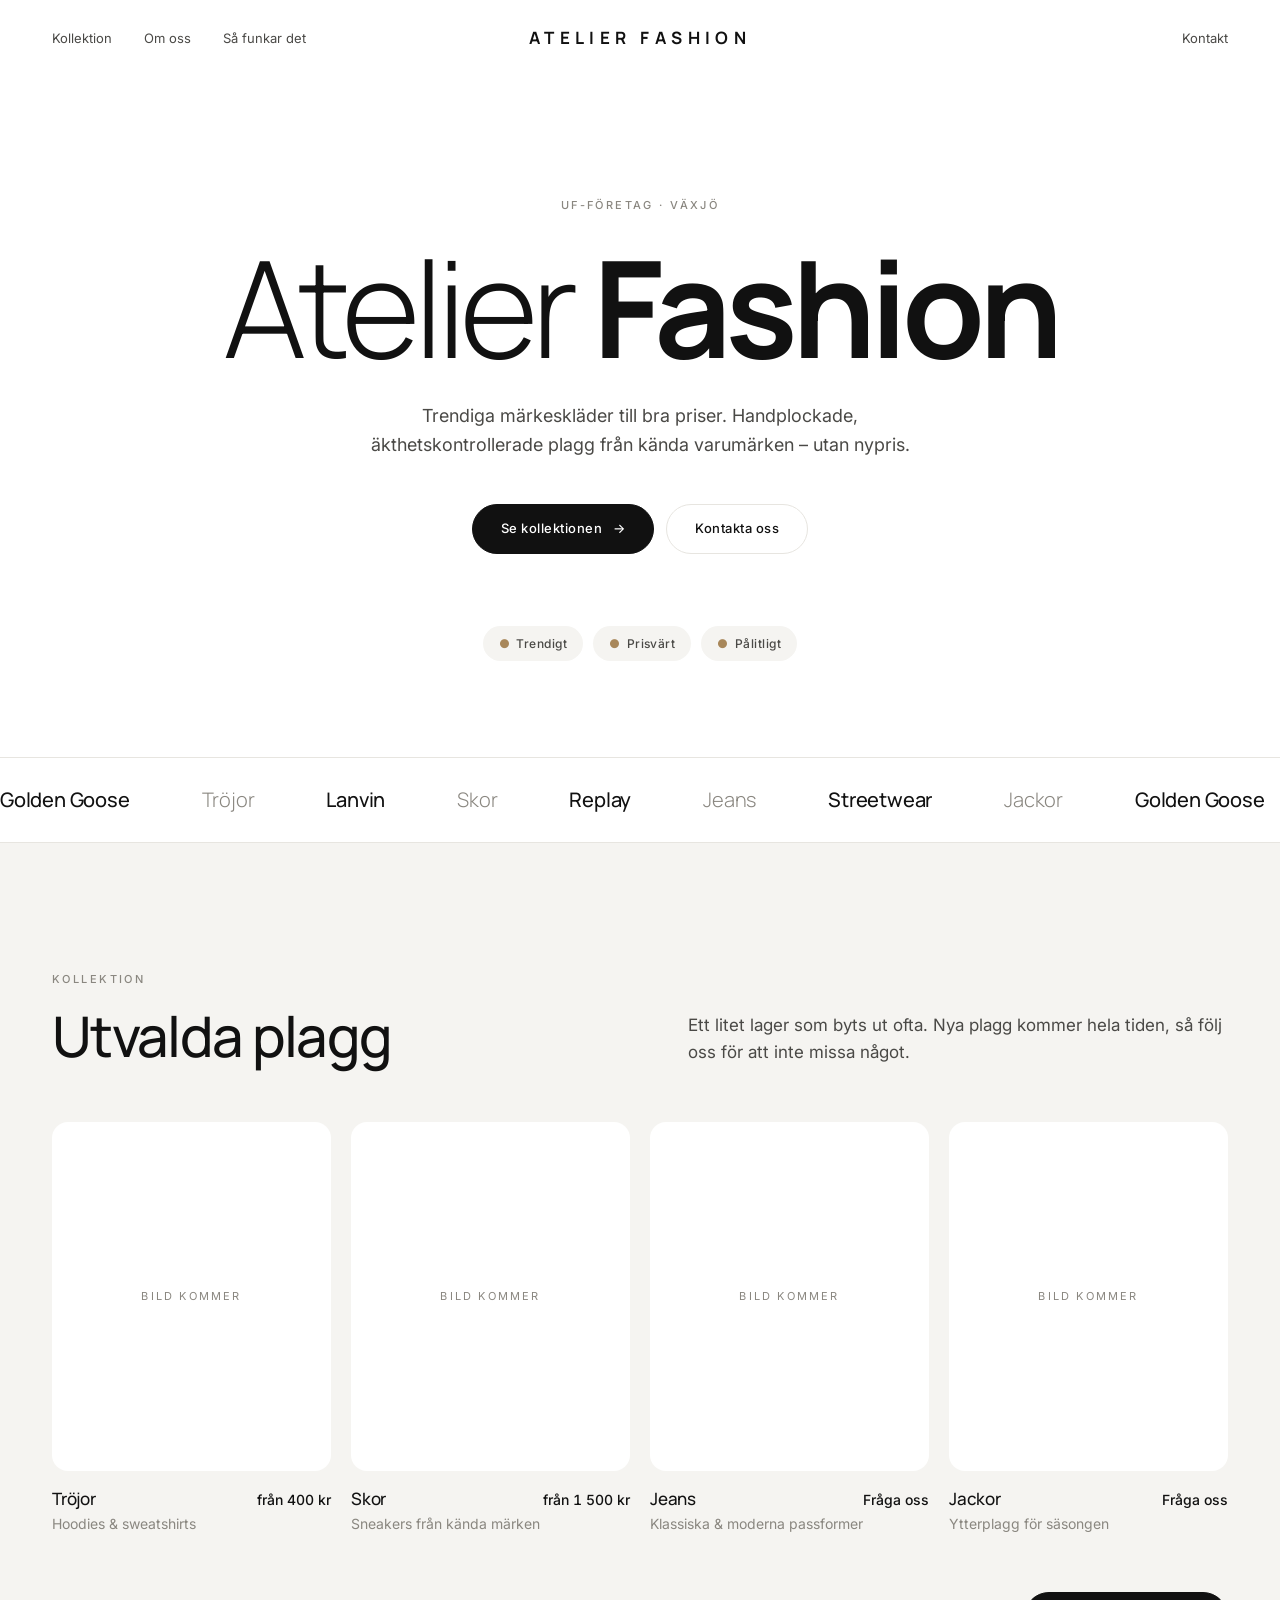
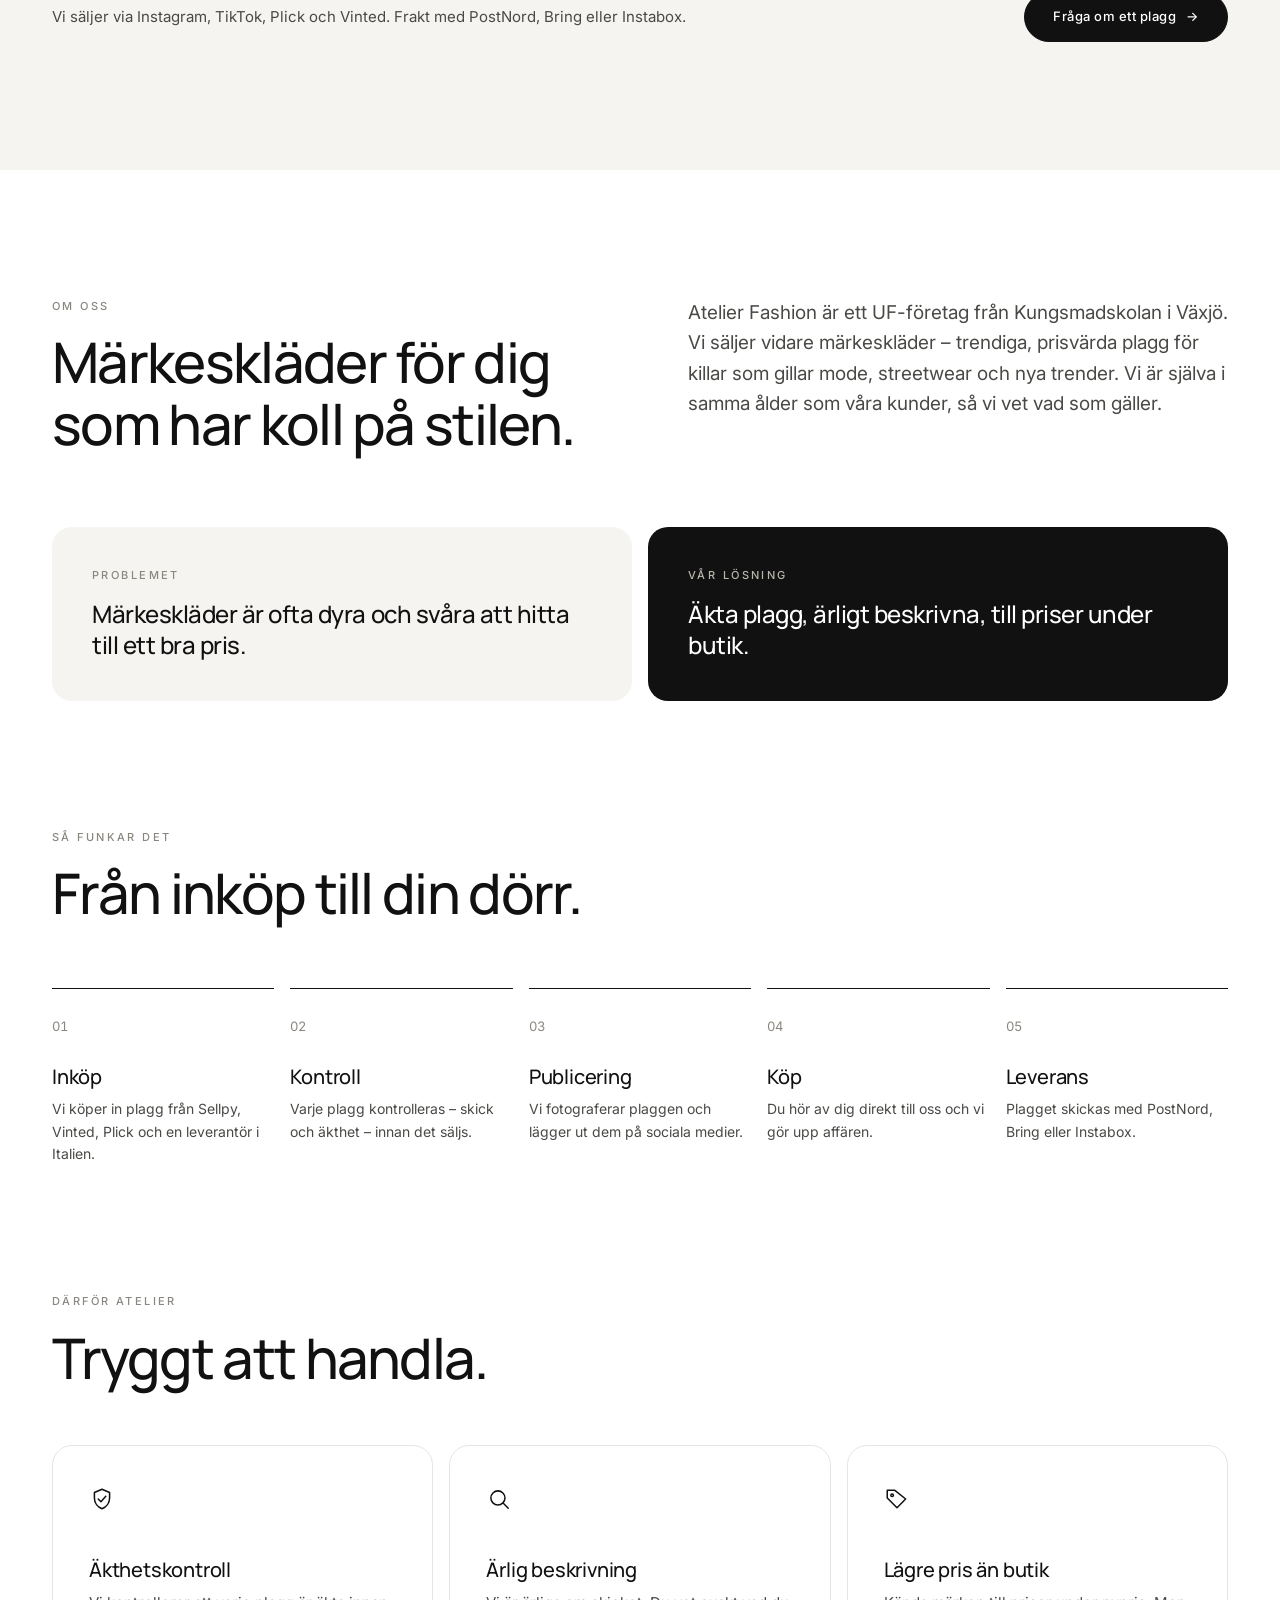
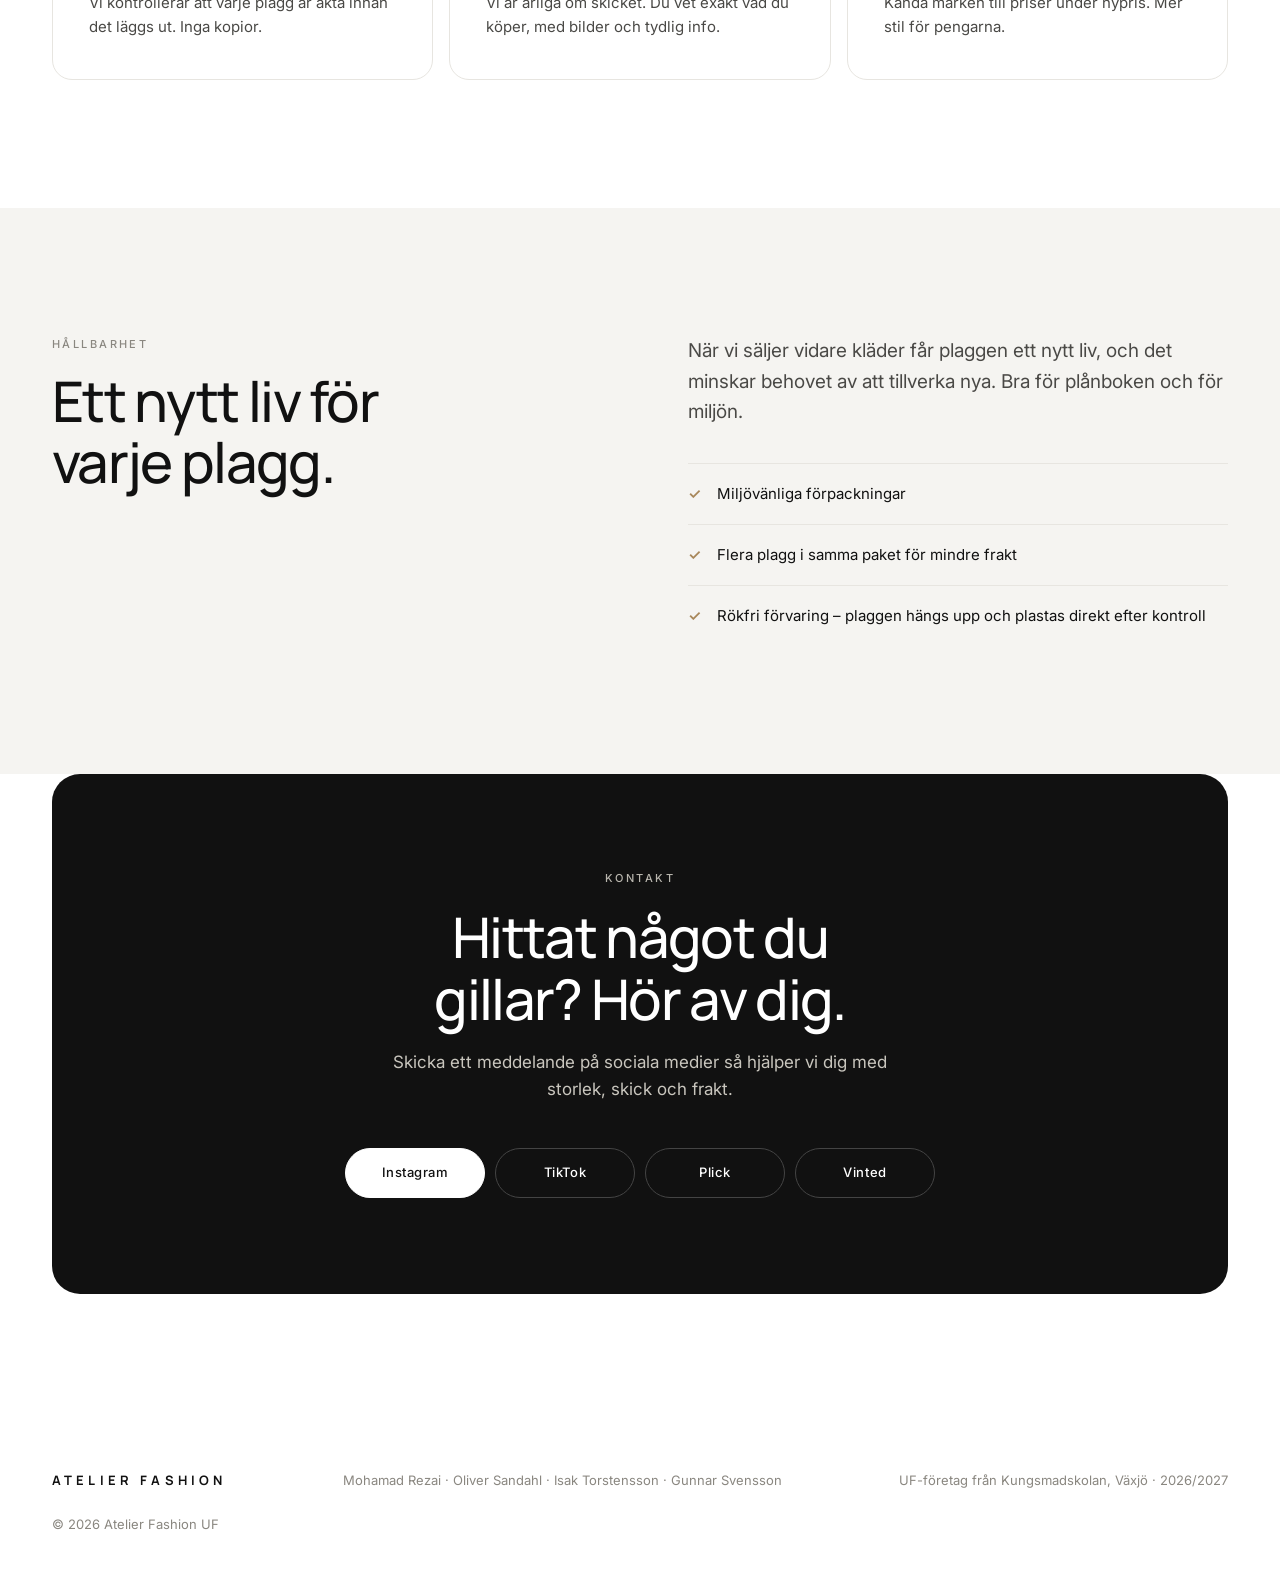
<file: atelier-fashion-site/index.html>
<!doctype html>
<html lang="sv">
<head>
  <meta charset="utf-8">
  <meta name="viewport" content="width=device-width, initial-scale=1">
  <title>Atelier Fashion UF – Trendiga märkeskläder till bra priser</title>
  <meta name="description" content="Atelier Fashion UF säljer äkta, kontrollerade märkeskläder till bra priser. Tröjor, skor, jeans och jackor för killar 15–25 år. UF-företag från Kungsmadskolan, Växjö.">
  <meta name="theme-color" content="#ffffff">
  <link rel="preconnect" href="https://fonts.googleapis.com">
  <link rel="preconnect" href="https://fonts.gstatic.com" crossorigin>
  <link href="https://fonts.googleapis.com/css2?family=Inter:wght@300;400;500;600&family=Manrope:wght@300;400;500;700&display=swap" rel="stylesheet">
  <style>
    /* Vit, luftig layout: centrerad ordlogga, svart typografi, en dämpad varm accent */
    :root {
      color-scheme: light;
      --bg: #ffffff;
      --bg-soft: #f5f4f1;
      --ink: #111111;
      --ink-2: #4a4946;
      --muted: #8a8780;
      --line: #e7e5e0;
      --accent: #a8875a;
      --display: "Manrope", "Helvetica Neue", Arial, sans-serif;
      --body: "Inter", system-ui, -apple-system, sans-serif;
      --wrap: 1240px;
    }

    * { box-sizing: border-box; margin: 0; padding: 0; }
    html { scroll-behavior: smooth; }
    body {
      font-family: var(--body);
      font-weight: 400;
      font-size: 16px;
      background: var(--bg);
      color: var(--ink);
      line-height: 1.6;
      -webkit-font-smoothing: antialiased;
    }
    a { color: inherit; text-decoration: none; }
    img { max-width: 100%; display: block; }

    .wrap {
      width: 100%; max-width: var(--wrap); margin: 0 auto;
      padding-left: max(32px, env(safe-area-inset-left, 0px));
      padding-right: max(32px, env(safe-area-inset-right, 0px));
    }

    .label {
      font-size: 11px; font-weight: 500;
      letter-spacing: .22em; text-transform: uppercase;
      color: var(--muted);
    }
    h1, h2, h3 { font-family: var(--display); line-height: 1.1; text-wrap: balance; }
    h2 { font-size: clamp(32px, 4.4vw, 56px); font-weight: 500; letter-spacing: -.03em; margin-top: 16px; }
    h3 { font-size: 17px; font-weight: 500; letter-spacing: -.01em; }
    .lead { font-size: 17px; color: var(--ink-2); max-width: 540px; }

    section { padding-block: 128px; }

    /* Knappar */
    .btn {
      display: inline-flex; align-items: center; justify-content: center; gap: 10px;
      height: 50px; padding: 0 28px;
      font-size: 13px; font-weight: 500; letter-spacing: .04em;
      border-radius: 999px;
      border: 1px solid var(--ink);
      transition: background .2s, color .2s, border-color .2s;
    }
    .btn-dark { background: var(--ink); color: var(--bg); }
    .btn-dark:hover { background: #2b2b2b; }
    .btn-line { color: var(--ink); background: transparent; border-color: var(--line); }
    .btn-line:hover { border-color: var(--ink); }
    .btn .arrow { transition: transform .2s; }
    .btn:hover .arrow { transform: translateX(3px); }
    a:focus-visible, button:focus-visible { outline: 2px solid var(--accent); outline-offset: 3px; }

    /* Header med centrerad ordlogga */
    header {
      position: sticky; top: 0; z-index: 50;
      background: rgba(255,255,255,.88);
      backdrop-filter: saturate(180%) blur(14px);
      -webkit-backdrop-filter: saturate(180%) blur(14px);
      border-bottom: 1px solid transparent;
      transition: border-color .3s;
    }
    header.scrolled { border-color: var(--line); }
    .nav { display: grid; grid-template-columns: 1fr auto 1fr; align-items: center; height: 76px; }
    .nav-side { display: flex; gap: 32px; list-style: none; }
    .nav-side.right { justify-content: flex-end; }
    .nav-side a { font-size: 13px; color: var(--ink-2); transition: color .2s; }
    .nav-side a:hover { color: var(--ink); }
    .logo {
      font-family: var(--display);
      font-size: 17px; font-weight: 700;
      letter-spacing: .32em; text-transform: uppercase;
      white-space: nowrap;
    }
    .menu-btn { display: none; justify-self: end; background: none; border: 0; cursor: pointer; padding: 10px 0 10px 10px; color: var(--ink); }
    .menu-btn span { display: block; width: 22px; height: 1.5px; background: currentColor; margin: 5px 0; transition: transform .3s; }
    .mobile-menu { display: none; }

    /* Hero */
    .hero { padding-block: 120px 96px; text-align: center; }
    .hero h1 {
      font-size: clamp(48px, 10.5vw, 150px);
      font-weight: 300;
      letter-spacing: -.045em;
      line-height: .95;
      margin: 28px 0 32px;
    }
    .hero h1 strong { font-weight: 700; }
    .hero .lead { margin: 0 auto 44px; font-size: 18px; }
    .hero-actions { display: flex; justify-content: center; flex-wrap: wrap; gap: 12px; }
    .values {
      display: flex; justify-content: center; flex-wrap: wrap; gap: 10px;
      margin-top: 72px;
    }
    .chip {
      font-size: 12px; font-weight: 500; letter-spacing: .04em;
      padding: 8px 16px; border-radius: 999px;
      background: var(--bg-soft); color: var(--ink-2);
    }
    .chip i { font-style: normal; color: var(--accent); margin-right: 6px; }

    /* Varumärkesrad */
    .brands { border-block: 1px solid var(--line); padding-block: 26px; overflow: hidden; }
    .marquee { display: flex; gap: 72px; width: max-content; animation: scroll 36s linear infinite; }
    .marquee span {
      font-family: var(--display); font-size: 20px; font-weight: 500; letter-spacing: -.01em;
      color: var(--ink); white-space: nowrap;
    }
    .marquee span.dim { color: var(--muted); font-weight: 300; }
    @keyframes scroll { to { transform: translateX(-50%); } }

    /* Om oss */
    .about-grid { display: grid; grid-template-columns: 1fr 1fr; gap: 96px; align-items: start; }
    .about-grid .lead { font-size: 19px; max-width: none; color: var(--ink-2); }
    .compare { margin-top: 72px; display: grid; grid-template-columns: 1fr 1fr; gap: 16px; }
    .compare div { background: var(--bg-soft); border-radius: 20px; padding: 40px; }
    .compare div.solution { background: var(--ink); color: var(--bg); }
    .compare div.solution .label { color: #b9b6ae; }
    .compare p:not(.label) { margin-top: 14px; font-family: var(--display); font-size: 24px; font-weight: 500; letter-spacing: -.02em; line-height: 1.3; }

    /* Kollektion */
    .collection { background: var(--bg-soft); }
    .section-head { display: flex; justify-content: space-between; align-items: end; gap: 40px; margin-bottom: 56px; flex-wrap: wrap; }
    .products { display: grid; grid-template-columns: repeat(4, 1fr); gap: 20px; }
    .product .ph {
      aspect-ratio: 4 / 5; max-width: 100%;
      background: var(--bg);
      border-radius: 16px;
      display: flex; align-items: center; justify-content: center;
      transition: transform .35s ease;
    }
    .product:hover .ph { transform: translateY(-4px); }
    .ph span { font-size: 11px; letter-spacing: .2em; text-transform: uppercase; color: var(--muted); }
    .product-info { display: flex; justify-content: space-between; align-items: baseline; gap: 12px; margin-top: 18px; }
    .product p { font-size: 14px; color: var(--muted); margin-top: 2px; }
    .price { font-size: 14px; font-weight: 500; white-space: nowrap; font-variant-numeric: tabular-nums; }
    .collection-note {
      margin-top: 56px; display: flex; justify-content: space-between; gap: 24px; flex-wrap: wrap; align-items: center;
      font-size: 15px; color: var(--ink-2);
    }

    /* Så funkar det */
    .steps { display: grid; grid-template-columns: repeat(5, 1fr); gap: 16px; margin-top: 64px; }
    .step { border-top: 1px solid var(--ink); padding-top: 24px; }
    .step .num { font-size: 13px; color: var(--muted); font-variant-numeric: tabular-nums; }
    .step h3 { margin: 28px 0 10px; font-size: 20px; }
    .step p { font-size: 14px; color: var(--ink-2); }

    /* Trygghet */
    .trust { padding-top: 0; }
    .trust-grid { display: grid; grid-template-columns: repeat(3, 1fr); gap: 16px; margin-top: 56px; }
    .trust-card { border: 1px solid var(--line); border-radius: 20px; padding: 40px 36px; }
    .trust-card svg { width: 26px; height: 26px; stroke: var(--ink); fill: none; stroke-width: 1.4; stroke-linecap: round; stroke-linejoin: round; }
    .trust-card h3 { margin: 40px 0 10px; font-size: 20px; }
    .trust-card p { font-size: 15px; color: var(--ink-2); }

    /* Hållbarhet */
    .sustain { background: var(--bg-soft); }
    .sustain-grid { display: grid; grid-template-columns: 1fr 1fr; gap: 96px; align-items: start; }
    .sustain p.lead { font-size: 19px; max-width: none; }
    .sustain ul { list-style: none; margin-top: 36px; }
    .sustain li { padding-block: 18px; border-top: 1px solid var(--line); display: flex; gap: 16px; font-size: 15px; }
    .sustain li::before { content: "✓"; color: var(--accent); font-weight: 600; }

    /* Teamet */
    .team-grid { display: grid; grid-template-columns: repeat(4, 1fr); gap: 20px; margin-top: 56px; }
    .avatar {
      aspect-ratio: 1; max-width: 100%;
      border-radius: 20px;
      background: var(--bg-soft);
      display: flex; align-items: center; justify-content: center;
      font-family: var(--display); font-size: 34px; font-weight: 300; letter-spacing: .04em; color: var(--muted);
    }
    .member h3 { margin-top: 20px; font-size: 18px; }
    .member .role { font-size: 13px; color: var(--accent); font-weight: 500; margin-top: 2px; }
    .member p { font-size: 14px; color: var(--ink-2); margin-top: 10px; }

    /* Kontakt */
    .contact { padding-top: 0; }
    .contact-box {
      background: var(--ink); color: var(--bg);
      border-radius: 28px;
      padding: 96px 32px;
      text-align: center;
    }
    .contact-box .label { color: #b9b6ae; }
    .contact-box h2 { max-width: 760px; margin: 18px auto 20px; }
    .contact-box .lead { color: #c9c6be; margin: 0 auto 44px; }
    .channels { display: flex; justify-content: center; flex-wrap: wrap; gap: 10px; }
    .contact-box .btn { min-width: 140px; }
    .contact-box .btn-light { background: var(--bg); color: var(--ink); border-color: var(--bg); }
    .contact-box .btn-light:hover { background: #e9e8e4; }
    .contact-box .btn-outline { color: var(--bg); border-color: #444; }
    .contact-box .btn-outline:hover { border-color: var(--bg); }

    footer { padding-block: 48px; font-size: 13px; color: var(--muted); }
    .foot { display: flex; justify-content: space-between; gap: 24px; flex-wrap: wrap; align-items: center; }
    .foot .logo { font-size: 13px; color: var(--ink); }

    /* Mjuk inglidning (innehållet syns alltid) */
    .reveal { transition: transform .9s cubic-bezier(.2,.7,.2,1); }
    .js .reveal:not(.in) { transform: translateY(16px); }
    @media (prefers-reduced-motion: reduce) {
      .js .reveal:not(.in) { transform: none; }
      .marquee { animation: none; }
      html { scroll-behavior: auto; }
    }

    /* Responsivt */
    @media (max-width: 1000px) {
      .about-grid, .sustain-grid { grid-template-columns: 1fr; gap: 32px; }
      .products, .team-grid { grid-template-columns: repeat(2, 1fr); }
      .steps { grid-template-columns: 1fr 1fr; gap: 40px 16px; }
      .trust-grid { grid-template-columns: 1fr; }
    }
    @media (max-width: 760px) {
      .wrap {
        padding-left: max(16px, env(safe-area-inset-left, 0px));
        padding-right: max(16px, env(safe-area-inset-right, 0px));
      }
      section { padding-block: 88px; }
      .nav { height: 64px; grid-template-columns: 40px 1fr 40px; }
      .nav-side { display: none; }
      .nav::before { content: ""; }
      .logo { text-align: center; font-size: 14px; letter-spacing: .26em; }
      .menu-btn { display: block; }
      .mobile-menu {
        display: block; overflow: hidden; max-height: 0;
        transition: max-height .35s ease;
        border-top: 1px solid transparent;
      }
      .mobile-menu ul { list-style: none; padding-block: 8px 20px; }
      .mobile-menu a { display: block; padding-block: 14px; border-bottom: 1px solid var(--line); font-size: 16px; }
      header.open { background: var(--bg); border-color: var(--line); }
      header.open .mobile-menu { max-height: 420px; border-color: var(--line); }
      header.open .menu-btn span:first-child { transform: translateY(3.25px) rotate(45deg); }
      header.open .menu-btn span:last-child { transform: translateY(-3.25px) rotate(-45deg); }
      .hero { padding-block: 72px 64px; }
      .hero .lead { font-size: 16px; }
      .values { margin-top: 48px; }
      .compare { grid-template-columns: 1fr; margin-top: 48px; }
      .compare div { padding: 28px; }
      .compare p:not(.label) { font-size: 20px; }
      .products { gap: 12px; }
      .product-info { flex-direction: column; gap: 2px; }
      .steps { grid-template-columns: 1fr; gap: 0; }
      .step { padding-block: 22px; display: grid; grid-template-columns: 48px 1fr; }
      .step h3 { margin: 0 0 6px; }
      .team-grid { gap: 32px 12px; }
      .contact-box { padding: 64px 20px; border-radius: 20px; }
      .trust-card { padding: 32px 26px; }
      .trust-card h3 { margin-top: 28px; }
    }
  </style>
</head>
<body>

<header>
  <nav class="wrap nav" aria-label="Huvudmeny">
    <ul class="nav-side">
      <li><a href="#kollektion">Kollektion</a></li>
      <li><a href="#om-oss">Om oss</a></li>
      <li><a href="#sa-funkar-det">Så funkar det</a></li>
    </ul>
    <a href="#" class="logo">Atelier Fashion</a>
    <ul class="nav-side right">
      <li><a href="#kontakt">Kontakt</a></li>
    </ul>
    <button class="menu-btn" aria-label="Öppna meny" aria-expanded="false"><span></span><span></span></button>
  </nav>
  <div class="mobile-menu">
    <ul class="wrap">
      <li><a href="#kollektion">Kollektion</a></li>
      <li><a href="#om-oss">Om oss</a></li>
      <li><a href="#sa-funkar-det">Så funkar det</a></li>
      <li><a href="#kontakt">Kontakt</a></li>
    </ul>
  </div>
</header>

<main>
  <!-- HERO -->
  <section class="hero">
    <div class="wrap">
      <p class="label reveal">UF-företag · Växjö</p>
      <h1 class="reveal">Atelier <strong>Fashion</strong></h1>
      <p class="lead reveal">Trendiga märkeskläder till bra priser. Handplockade, äkthetskontrollerade plagg från kända varumärken – utan nypris.</p>
      <div class="hero-actions reveal">
        <a href="#kollektion" class="btn btn-dark">Se kollektionen <span class="arrow">→</span></a>
        <a href="#kontakt" class="btn btn-line">Kontakta oss</a>
      </div>
      <div class="values reveal">
        <span class="chip"><i>●</i>Trendigt</span>
        <span class="chip"><i>●</i>Prisvärt</span>
        <span class="chip"><i>●</i>Pålitligt</span>
      </div>
    </div>
  </section>

  <!-- VARUMÄRKEN -->
  <div class="brands" aria-label="Varumärken vi säljer">
    <div class="marquee">
      <span>Golden Goose</span><span class="dim">Tröjor</span><span>Lanvin</span><span class="dim">Skor</span><span>Replay</span><span class="dim">Jeans</span><span>Streetwear</span><span class="dim">Jackor</span>
      <span>Golden Goose</span><span class="dim">Tröjor</span><span>Lanvin</span><span class="dim">Skor</span><span>Replay</span><span class="dim">Jeans</span><span>Streetwear</span><span class="dim">Jackor</span>
    </div>
  </div>

  <!-- KOLLEKTION -->
  <section id="kollektion" class="collection">
    <div class="wrap">
      <div class="section-head">
        <div class="reveal">
          <p class="label">Kollektion</p>
          <h2>Utvalda plagg</h2>
        </div>
        <p class="lead reveal">Ett litet lager som byts ut ofta. Nya plagg kommer hela tiden, så följ oss för att inte missa något.</p>
      </div>

      <div class="products">
        <article class="product reveal">
          <div class="ph"><span>Bild kommer</span></div>
          <div class="product-info"><h3>Tröjor</h3><span class="price">från 400 kr</span></div>
          <p>Hoodies & sweatshirts</p>
        </article>
        <article class="product reveal">
          <div class="ph"><span>Bild kommer</span></div>
          <div class="product-info"><h3>Skor</h3><span class="price">från 1 500 kr</span></div>
          <p>Sneakers från kända märken</p>
        </article>
        <article class="product reveal">
          <div class="ph"><span>Bild kommer</span></div>
          <div class="product-info"><h3>Jeans</h3><span class="price">Fråga oss</span></div>
          <p>Klassiska & moderna passformer</p>
        </article>
        <article class="product reveal">
          <div class="ph"><span>Bild kommer</span></div>
          <div class="product-info"><h3>Jackor</h3><span class="price">Fråga oss</span></div>
          <p>Ytterplagg för säsongen</p>
        </article>
      </div>

      <div class="collection-note reveal">
        <p>Vi säljer via Instagram, TikTok, Plick och Vinted. Frakt med PostNord, Bring eller Instabox.</p>
        <a href="#kontakt" class="btn btn-dark">Fråga om ett plagg <span class="arrow">→</span></a>
      </div>
    </div>
  </section>

  <!-- OM OSS -->
  <section id="om-oss">
    <div class="wrap">
      <div class="about-grid">
        <div class="reveal">
          <p class="label">Om oss</p>
          <h2>Märkeskläder för dig som har koll på stilen.</h2>
        </div>
        <p class="lead reveal">Atelier Fashion är ett UF-företag från Kungsmadskolan i Växjö. Vi säljer vidare märkeskläder – trendiga, prisvärda plagg för killar som gillar mode, streetwear och nya trender. Vi är själva i samma ålder som våra kunder, så vi vet vad som gäller.</p>
      </div>
      <div class="compare reveal">
        <div>
          <p class="label">Problemet</p>
          <p>Märkeskläder är ofta dyra och svåra att hitta till ett bra pris.</p>
        </div>
        <div class="solution">
          <p class="label">Vår lösning</p>
          <p>Äkta plagg, ärligt beskrivna, till priser under butik.</p>
        </div>
      </div>
    </div>
  </section>

  <!-- SÅ FUNKAR DET -->
  <section id="sa-funkar-det" style="padding-top:0">
    <div class="wrap">
      <p class="label reveal">Så funkar det</p>
      <h2 class="reveal">Från inköp till din dörr.</h2>
      <div class="steps">
        <div class="step reveal"><span class="num">01</span><div><h3>Inköp</h3><p>Vi köper in plagg från Sellpy, Vinted, Plick och en leverantör i Italien.</p></div></div>
        <div class="step reveal"><span class="num">02</span><div><h3>Kontroll</h3><p>Varje plagg kontrolleras – skick och äkthet – innan det säljs.</p></div></div>
        <div class="step reveal"><span class="num">03</span><div><h3>Publicering</h3><p>Vi fotograferar plaggen och lägger ut dem på sociala medier.</p></div></div>
        <div class="step reveal"><span class="num">04</span><div><h3>Köp</h3><p>Du hör av dig direkt till oss och vi gör upp affären.</p></div></div>
        <div class="step reveal"><span class="num">05</span><div><h3>Leverans</h3><p>Plagget skickas med PostNord, Bring eller Instabox.</p></div></div>
      </div>
    </div>
  </section>

  <!-- TRYGGHET -->
  <section class="trust">
    <div class="wrap">
      <p class="label reveal">Därför Atelier</p>
      <h2 class="reveal">Tryggt att handla.</h2>
      <div class="trust-grid">
        <div class="trust-card reveal">
          <svg viewBox="0 0 24 24" aria-hidden="true"><path d="M12 3l7 3v5c0 4.5-3 8.5-7 10-4-1.5-7-5.5-7-10V6l7-3z"/><path d="M8.5 12l2.5 2.5 4.5-5"/></svg>
          <h3>Äkthetskontroll</h3>
          <p>Vi kontrollerar att varje plagg är äkta innan det läggs ut. Inga kopior.</p>
        </div>
        <div class="trust-card reveal">
          <svg viewBox="0 0 24 24" aria-hidden="true"><circle cx="11" cy="11" r="6.5"/><path d="M16 16l4.5 4.5"/></svg>
          <h3>Ärlig beskrivning</h3>
          <p>Vi är ärliga om skicket. Du vet exakt vad du köper, med bilder och tydlig info.</p>
        </div>
        <div class="trust-card reveal">
          <svg viewBox="0 0 24 24" aria-hidden="true"><path d="M20 12l-8 8-9-9V4h7l10 8z"/><circle cx="7.5" cy="8.5" r="1.2"/></svg>
          <h3>Lägre pris än butik</h3>
          <p>Kända märken till priser under nypris. Mer stil för pengarna.</p>
        </div>
      </div>
    </div>
  </section>

  <!-- HÅLLBARHET -->
  <section class="sustain">
    <div class="wrap sustain-grid">
      <div class="reveal">
        <p class="label">Hållbarhet</p>
        <h2>Ett nytt liv för varje plagg.</h2>
      </div>
      <div class="reveal">
        <p class="lead">När vi säljer vidare kläder får plaggen ett nytt liv, och det minskar behovet av att tillverka nya. Bra för plånboken och för miljön.</p>
        <ul>
          <li>Miljövänliga förpackningar</li>
          <li>Flera plagg i samma paket för mindre frakt</li>
          <li>Rökfri förvaring – plaggen hängs upp och plastas direkt efter kontroll</li>
        </ul>
      </div>
    </div>
  </section>


  <!-- KONTAKT -->
  <section id="kontakt" class="contact">
    <div class="wrap">
      <div class="contact-box reveal">
        <p class="label">Kontakt</p>
        <h2>Hittat något du gillar? Hör av dig.</h2>
        <p class="lead">Skicka ett meddelande på sociala medier så hjälper vi dig med storlek, skick och frakt.</p>
        <!-- Byt ut href="#" mot era riktiga länkar -->
        <div class="channels">
          <a href="#" class="btn btn-light">Instagram</a>
          <a href="#" class="btn btn-outline">TikTok</a>
          <a href="#" class="btn btn-outline">Plick</a>
          <a href="#" class="btn btn-outline">Vinted</a>
        </div>
      </div>
    </div>
  </section>
</main>

<footer>
  <div class="wrap foot">
    <p class="logo">Atelier Fashion</p>
    <p>Mohamad Rezai · Oliver Sandahl · Isak Torstensson · Gunnar Svensson</p>
    <p>UF-företag från Kungsmadskolan, Växjö · 2026/2027</p>
    <p>© <span id="year">2026</span> Atelier Fashion UF</p>
  </div>
</footer>

<script>
  document.documentElement.classList.add('js');
  const header = document.querySelector('header');
  const menuBtn = document.querySelector('.menu-btn');

  const onScroll = () => header.classList.toggle('scrolled', window.scrollY > 10);
  window.addEventListener('scroll', onScroll, { passive: true });
  onScroll();

  menuBtn.addEventListener('click', () => {
    const open = header.classList.toggle('open');
    menuBtn.setAttribute('aria-expanded', open);
  });
  document.querySelectorAll('.mobile-menu a').forEach(a =>
    a.addEventListener('click', () => {
      header.classList.remove('open');
      menuBtn.setAttribute('aria-expanded', 'false');
    })
  );

  const io = new IntersectionObserver(entries => {
    entries.forEach(e => {
      if (e.isIntersecting) { e.target.classList.add('in'); io.unobserve(e.target); }
    });
  }, { threshold: 0.1 });
  document.querySelectorAll('.reveal').forEach(el => io.observe(el));

  document.getElementById('year').textContent = new Date().getFullYear();
</script>
</body>
</html>
</file>
